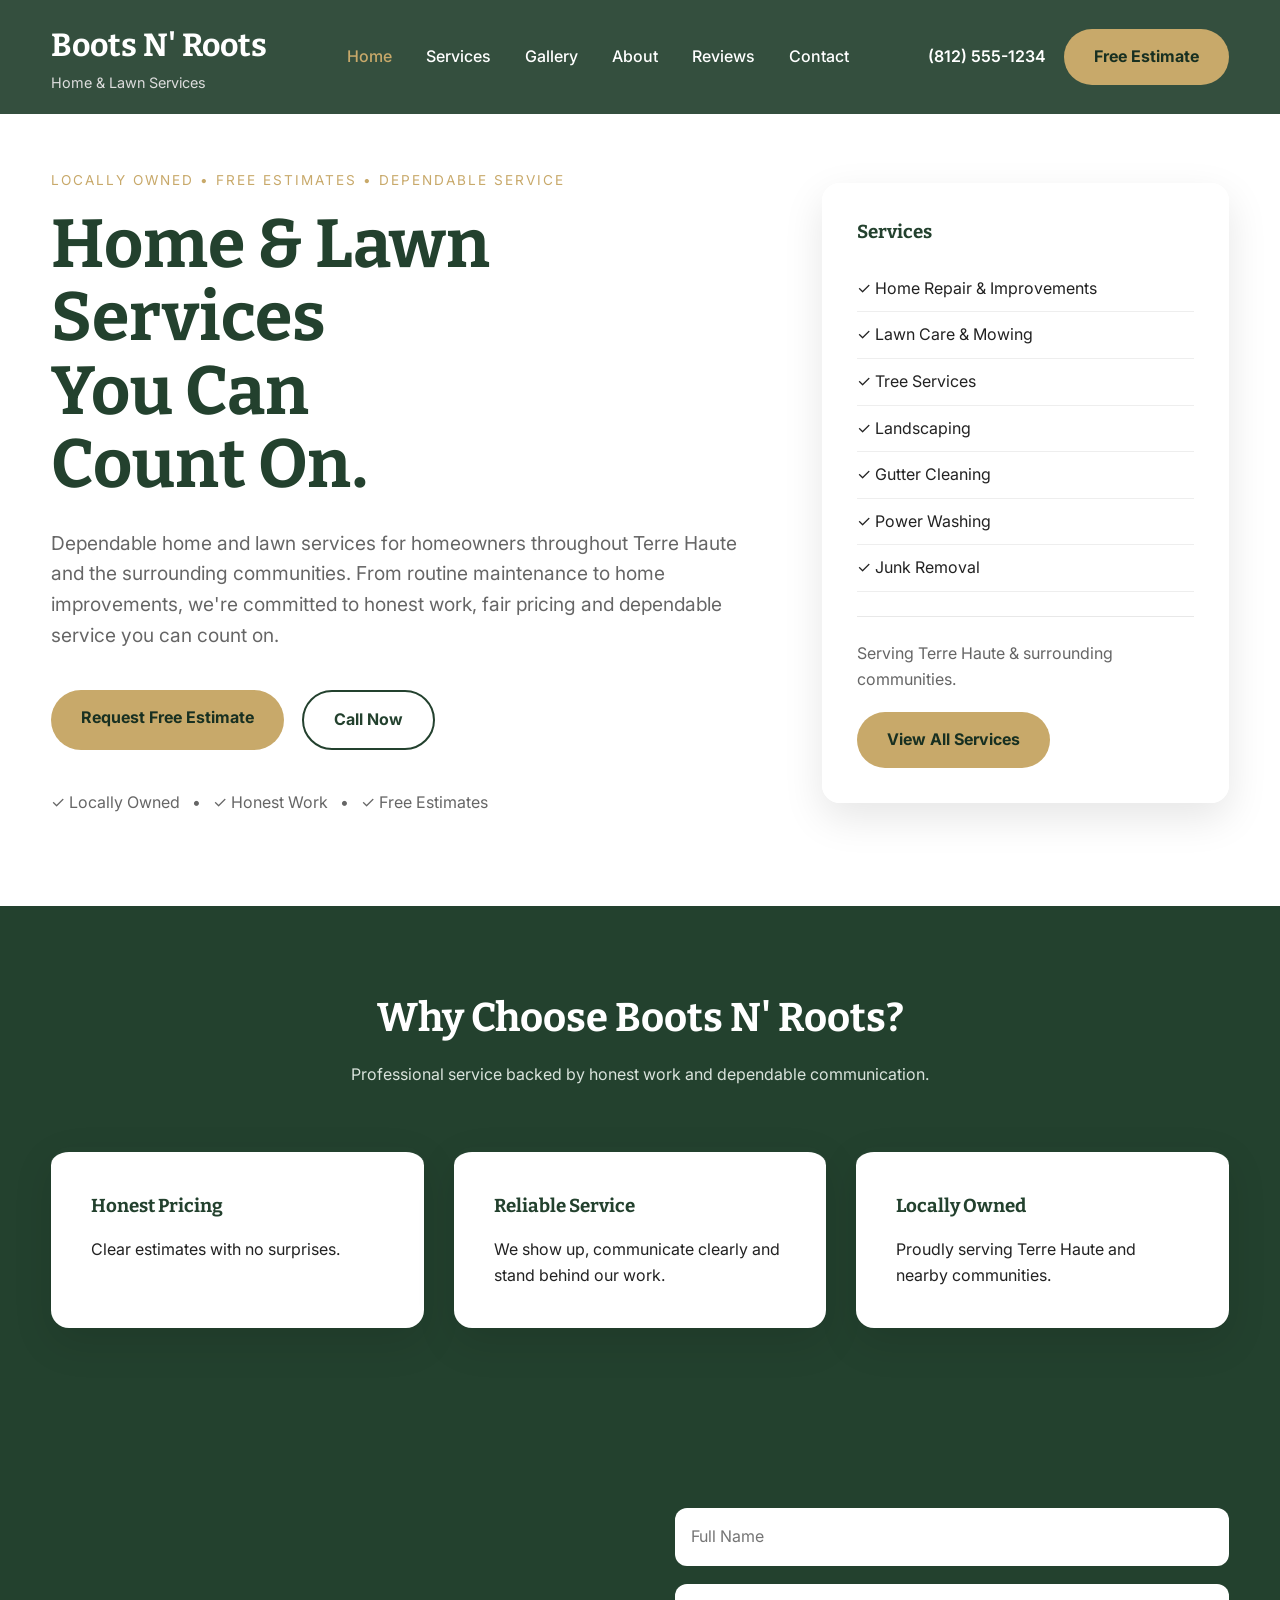
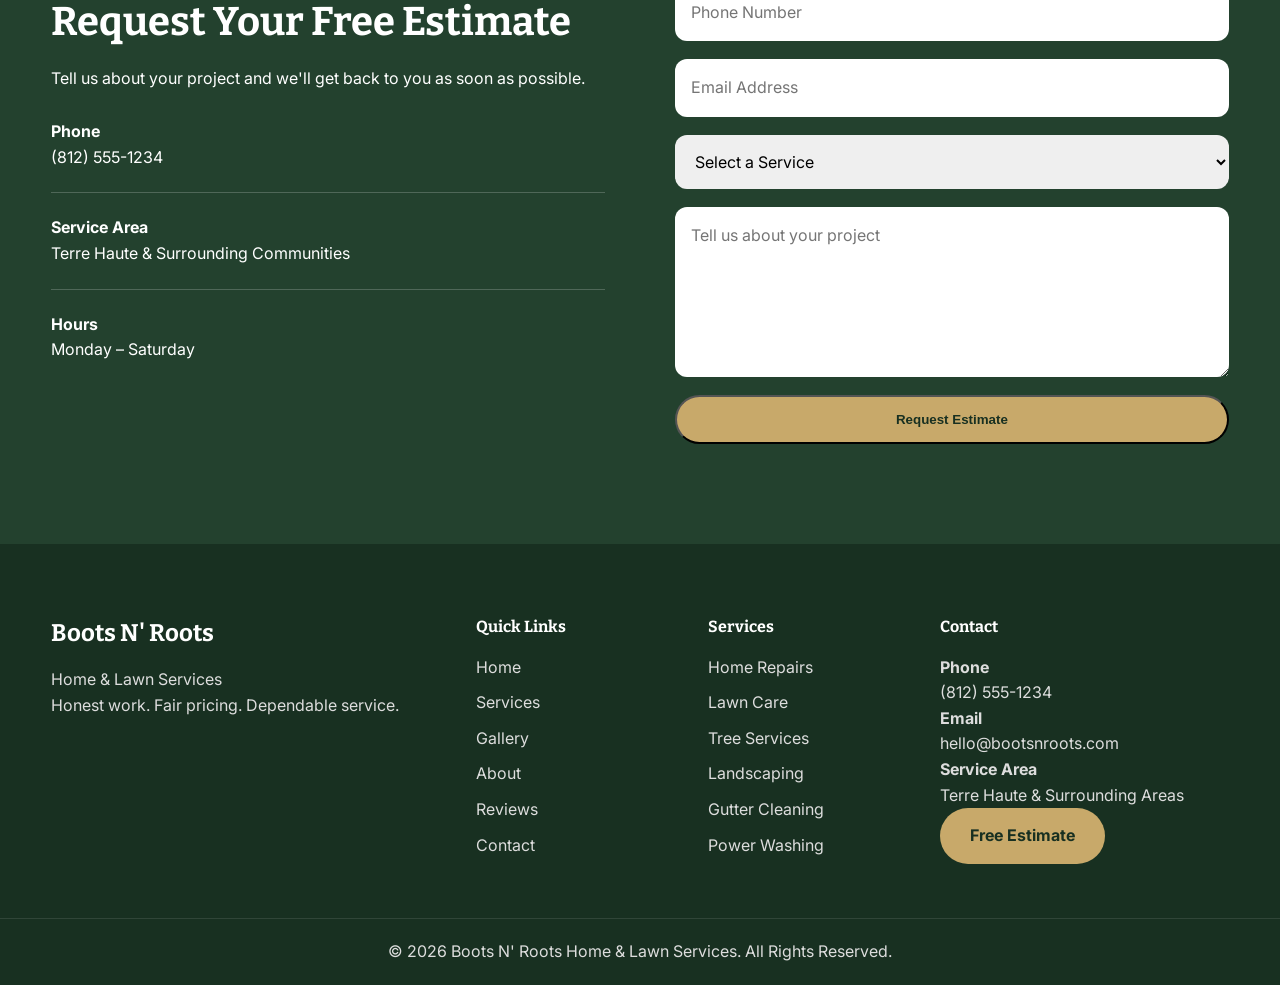
<file: index.html>
<!DOCTYPE html>
<html lang="en">
<head>
<meta charset="UTF-8">
<meta name="viewport" content="width=device-width, initial-scale=1.0">
<title>Boots N' Roots | Home & Lawn Services</title>
<link rel="preconnect" href="https://fonts.googleapis.com">
<link rel="preconnect" href="https://fonts.gstatic.com" crossorigin>
<link href="https://fonts.googleapis.com/css2?family=Bitter:wght@500;700&family=Inter:wght@300;400;500;600;700&display=swap" rel="stylesheet">
<link rel="stylesheet" href="assets/css/style.css">
</head>
<body>

<div id="navbar"></div>

<main>

<section style="padding:170px 0 90px;background:var(--light);">
<div class="container hero-grid">

<div class="hero-copy">

<p class="eyebrow">LOCALLY OWNED • FREE ESTIMATES • DEPENDABLE SERVICE</p>

<h1 style="font-family:'Bitter',serif;font-size:4.25rem;line-height:1.08;color:var(--green);margin:16px 0 26px;">
Home & Lawn<br>
Services<br>
You Can<br>
Count On.
</h1>

<p class="lead" style="color:var(--gray);max-width:720px;">
Dependable home and lawn services for homeowners throughout Terre Haute and the surrounding communities. From routine maintenance to home improvements, we're committed to honest work, fair pricing and dependable service you can count on.
</p>

<div class="hero-actions">
<a href="#contact" class="btn">Request Free Estimate</a>
<a href="tel:8125551234" class="btn btn-outline" style="color:var(--green);border-color:var(--green);">Call Now</a>
</div>

<div class="hero-trust" style="margin-top:34px;color:var(--gray);">
✓ Locally Owned &nbsp; • &nbsp;
✓ Honest Work &nbsp; • &nbsp;
✓ Free Estimates
</div>

</div>

<aside class="hero-card">
<h3>Services</h3>

<ul class="service-list">
<li>✓ Home Repair & Improvements</li>
<li>✓ Lawn Care & Mowing</li>
<li>✓ Tree Services</li>
<li>✓ Landscaping</li>
<li>✓ Gutter Cleaning</li>
<li>✓ Power Washing</li>
<li>✓ Junk Removal</li>
</ul>

<hr style="margin:24px 0;border:none;border-top:1px solid #e8e8e8;">

<p style="color:#666;margin-bottom:20px;">
Serving Terre Haute & surrounding communities.
</p>

<a href="services.html" class="btn">View All Services</a>
</aside>

</div>
</section>

<section style="padding:80px 0;background:var(--green);">
<div class="container">

<div class="section-heading">
<h2 style="color:#fff;font-family:'Bitter',serif;">Why Choose Boots N' Roots?</h2>
<p style="color:#d9e3dc;">Professional service backed by honest work and dependable communication.</p>
</div>

<div class="service-grid">

<article class="service-card">
<h3>Honest Pricing</h3>
<p>Clear estimates with no surprises.</p>
</article>

<article class="service-card">
<h3>Reliable Service</h3>
<p>We show up, communicate clearly and stand behind our work.</p>
</article>

<article class="service-card">
<h3>Locally Owned</h3>
<p>Proudly serving Terre Haute and nearby communities.</p>
</article>

</div>

</div>
</section>

<section id="contact" class="contact">
<div class="container split">

<div>
<h2 style="font-family:'Bitter',serif;">Request Your Free Estimate</h2>
<p style="margin-bottom:28px;">Tell us about your project and we'll get back to you as soon as possible.</p>

<p><strong>Phone</strong><br>(812) 555-1234</p>
<hr style="margin:22px 0;border:none;border-top:1px solid rgba(255,255,255,.2);">
<p><strong>Service Area</strong><br>Terre Haute & Surrounding Communities</p>
<hr style="margin:22px 0;border:none;border-top:1px solid rgba(255,255,255,.2);">
<p><strong>Hours</strong><br>Monday – Saturday</p>
</div>

<form>
<input type="text" placeholder="Full Name">
<input type="tel" placeholder="Phone Number">
<input type="email" placeholder="Email Address">

<select>
<option>Select a Service</option>
<option>Home Repair</option>
<option>Lawn Care</option>
<option>Tree Services</option>
<option>Landscaping</option>
<option>Power Washing</option>
<option>Gutter Cleaning</option>
<option>Junk Removal</option>
</select>

<textarea placeholder="Tell us about your project"></textarea>
<button class="btn" type="submit">Request Estimate</button>
</form>

</div>
</section>

</main>

<div id="footer"></div>

<script src="assets/js/app.js"></script>
</body>
</html>
</file>
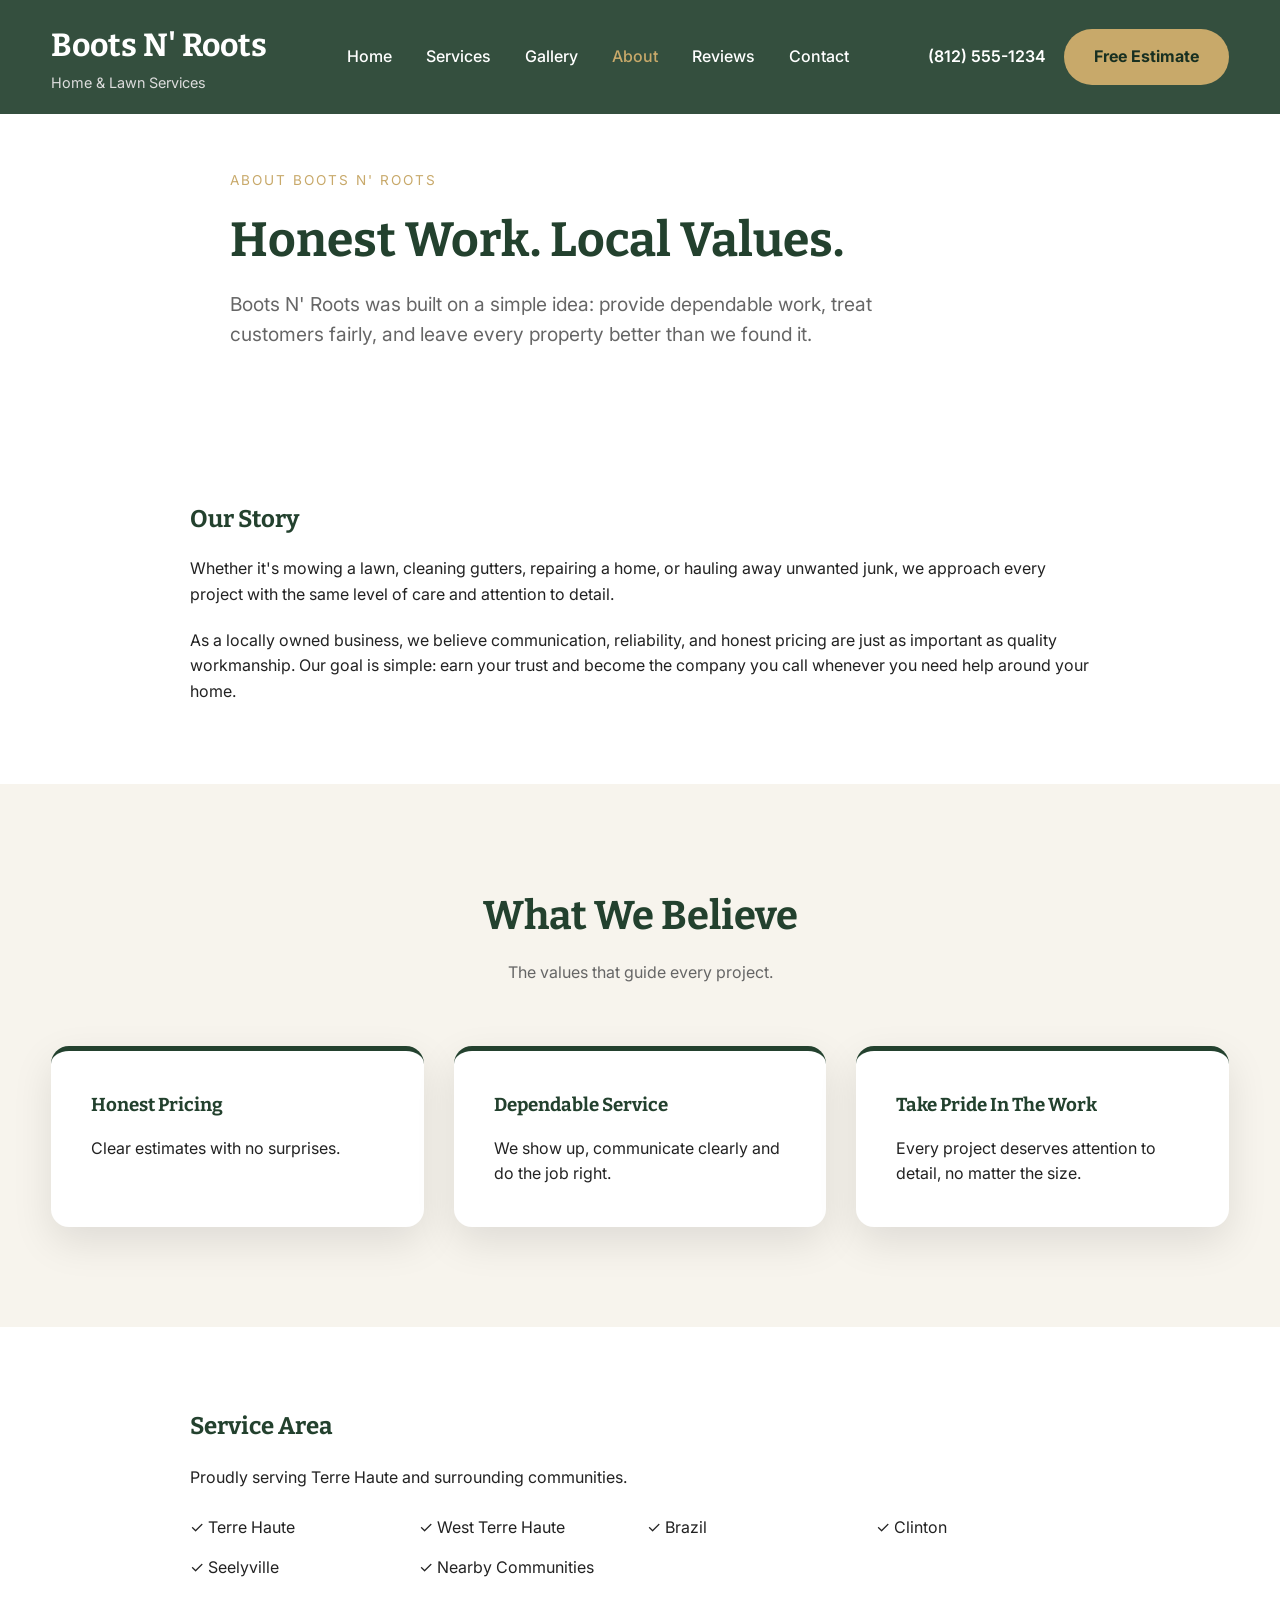
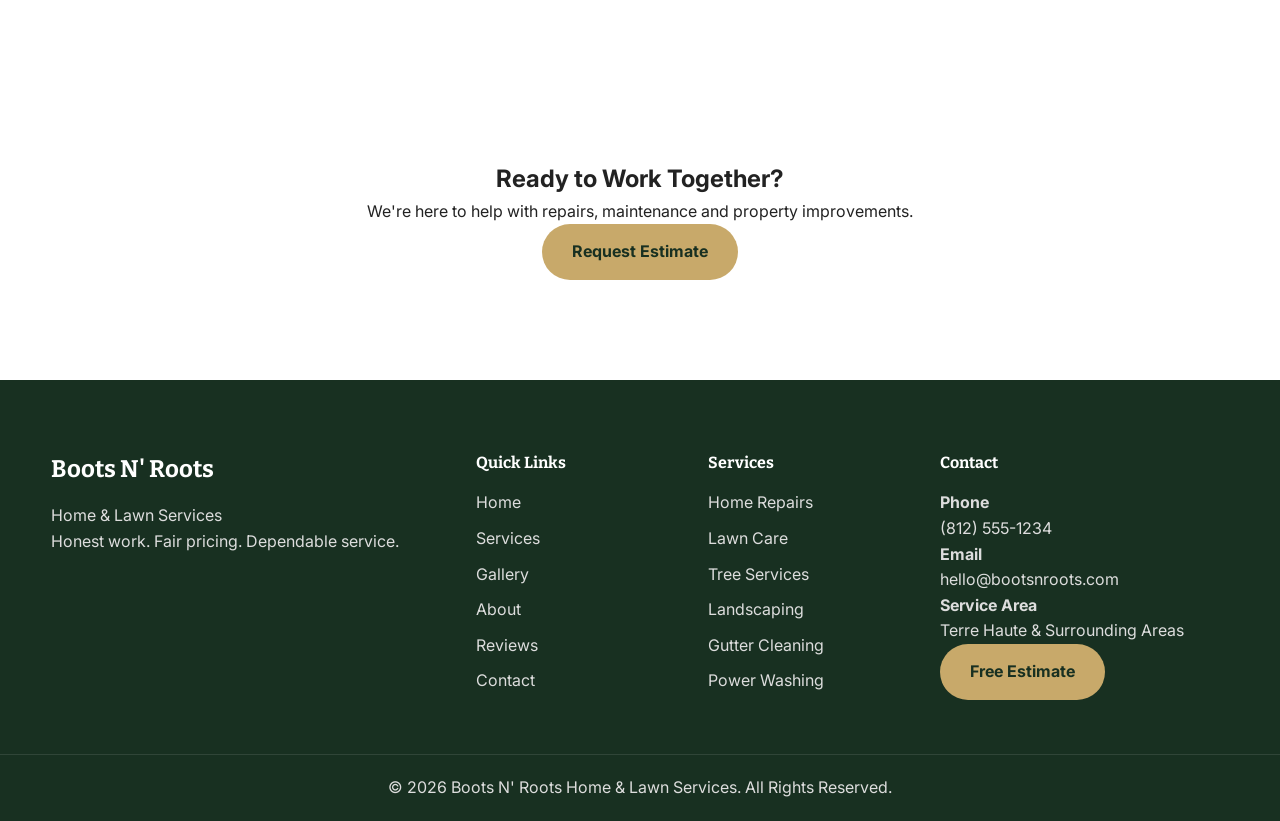
<file: about.html>
<!DOCTYPE html>
<html lang="en">
<head>
<meta charset="UTF-8">
<meta name="viewport" content="width=device-width, initial-scale=1.0">
<title>About | Boots N' Roots</title>
<link rel="preconnect" href="https://fonts.googleapis.com">
<link rel="preconnect" href="https://fonts.gstatic.com" crossorigin>
<link href="https://fonts.googleapis.com/css2?family=Bitter:wght@500;700&family=Inter:wght@300;400;500;600;700&display=swap" rel="stylesheet">
<link rel="stylesheet" href="assets/css/style.css">
</head>
<body>

<div id="navbar"></div>

<main>

<section style="padding:170px 0 70px;background:var(--light);">
  <div class="container" style="max-width:820px;">
    <p class="eyebrow">ABOUT BOOTS N' ROOTS</p>
    <h1 style="font-family:'Bitter',serif;font-size:3rem;color:var(--green);margin:10px 0;">
      Honest Work. Local Values.
    </h1>
    <p class="lead" style="color:var(--gray);max-width:720px;">
      Boots N' Roots was built on a simple idea: provide dependable work, treat customers fairly, and leave every property better than we found it.
    </p>
  </div>
</section>

<section style="padding:80px 0;">
<div class="container" style="max-width:900px;">

<h2 style="font-family:'Bitter',serif;color:var(--green);margin-bottom:18px;">Our Story</h2>

<p style="margin-bottom:20px;">
Whether it's mowing a lawn, cleaning gutters, repairing a home, or hauling away unwanted junk, we approach every project with the same level of care and attention to detail.
</p>

<p>
As a locally owned business, we believe communication, reliability, and honest pricing are just as important as quality workmanship. Our goal is simple: earn your trust and become the company you call whenever you need help around your home.
</p>

</div>
</section>

<section class="services">
<div class="container">

<div class="section-heading">
<h2>What We Believe</h2>
<p>The values that guide every project.</p>
</div>

<div class="service-grid">

<div class="service-card">
<h3>Honest Pricing</h3>
<p>Clear estimates with no surprises.</p>
</div>

<div class="service-card">
<h3>Dependable Service</h3>
<p>We show up, communicate clearly and do the job right.</p>
</div>

<div class="service-card">
<h3>Take Pride In The Work</h3>
<p>Every project deserves attention to detail, no matter the size.</p>
</div>

</div>

</div>
</section>

<section style="padding:80px 0;">
<div class="container" style="max-width:900px;">

<h2 style="font-family:'Bitter',serif;color:var(--green);margin-bottom:20px;">Service Area</h2>

<p style="margin-bottom:24px;">
Proudly serving Terre Haute and surrounding communities.
</p>

<div style="display:grid;grid-template-columns:repeat(auto-fit,minmax(180px,1fr));gap:14px;">
<div>✓ Terre Haute</div>
<div>✓ West Terre Haute</div>
<div>✓ Brazil</div>
<div>✓ Clinton</div>
<div>✓ Seelyville</div>
<div>✓ Nearby Communities</div>
</div>

</div>
</section>

<section class="cta">
<div class="container" style="text-align:center;">
<h2>Ready to Work Together?</h2>
<p>We're here to help with repairs, maintenance and property improvements.</p>
<a href="contact.html" class="btn">Request Estimate</a>
</div>
</section>

</main>

<div id="footer"></div>

<script src="assets/js/app.js"></script>

</body>
</html>
</file>
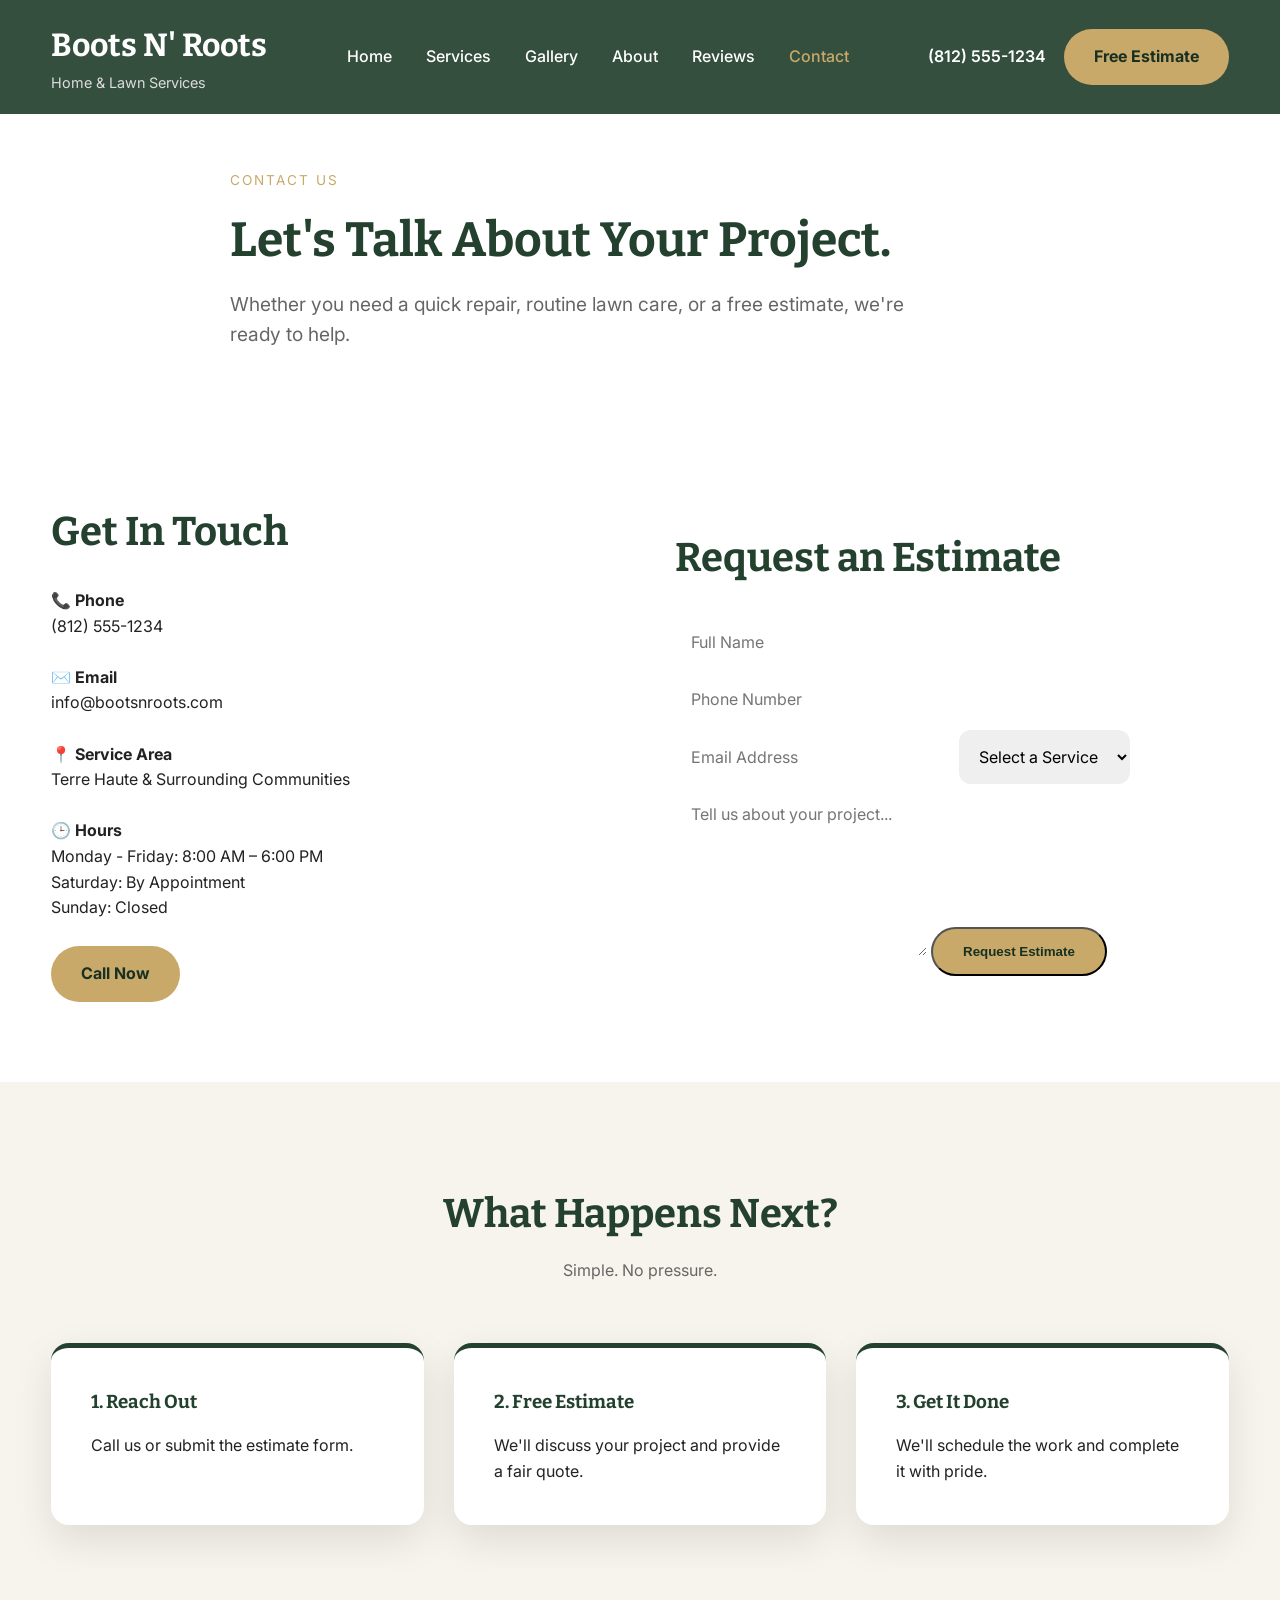
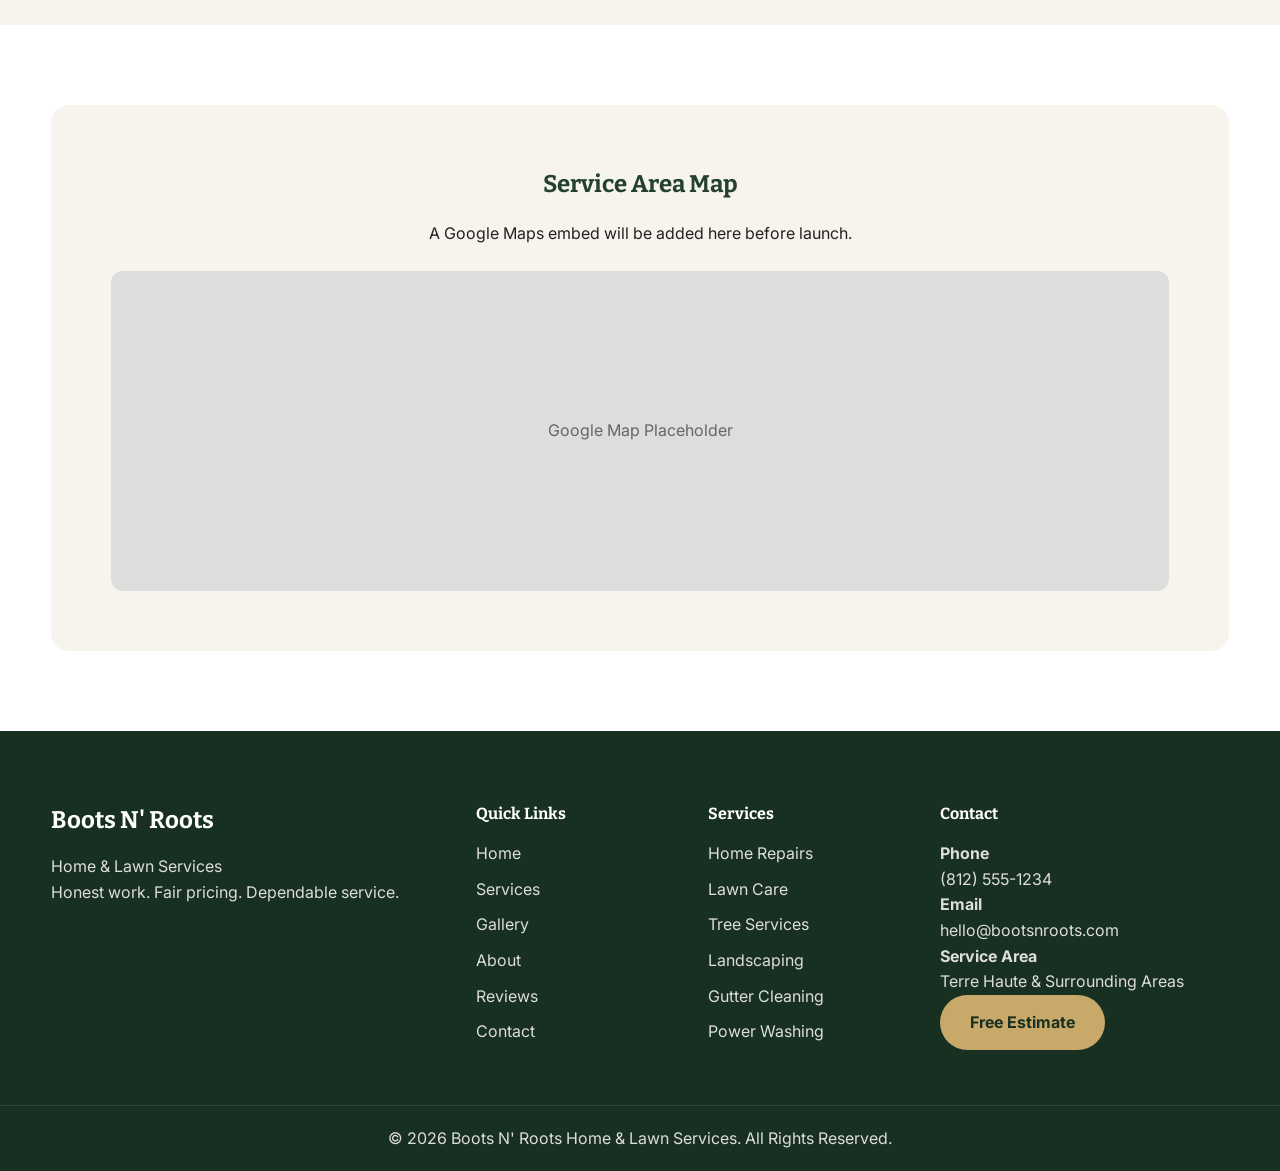
<file: contact.html>
<!DOCTYPE html>
<html lang="en">
<head>
<meta charset="UTF-8">
<meta name="viewport" content="width=device-width, initial-scale=1.0">
<title>Contact | Boots N' Roots</title>
<meta name="viewport" content="width=device-width, initial-scale=1.0">
<link rel="preconnect" href="https://fonts.googleapis.com">
<link rel="preconnect" href="https://fonts.gstatic.com" crossorigin>
<link href="https://fonts.googleapis.com/css2?family=Bitter:wght@500;700&family=Inter:wght@300;400;500;600;700&display=swap" rel="stylesheet">
<link rel="stylesheet" href="assets/css/style.css">
</head>
<body>

<div id="navbar"></div>

<main>

<section style="padding:170px 0 70px;background:var(--light);">
  <div class="container" style="max-width:820px;">
    <p class="eyebrow">CONTACT US</p>
    <h1 style="font-family:'Bitter',serif;font-size:3rem;color:var(--green);margin:10px 0;">
      Let's Talk About Your Project.
    </h1>
    <p class="lead" style="color:var(--gray);max-width:700px;">
      Whether you need a quick repair, routine lawn care, or a free estimate, we're ready to help.
    </p>
  </div>
</section>

<section style="padding:80px 0;">
<div class="container split">

<div>

<h2 style="font-family:'Bitter',serif;color:var(--green);margin-bottom:24px;">Get In Touch</h2>

<p><strong>📞 Phone</strong><br>(812) 555-1234</p>
<br>

<p><strong>✉️ Email</strong><br>info@bootsnroots.com</p>
<br>

<p><strong>📍 Service Area</strong><br>Terre Haute & Surrounding Communities</p>
<br>

<p><strong>🕒 Hours</strong><br>
Monday - Friday: 8:00 AM – 6:00 PM<br>
Saturday: By Appointment<br>
Sunday: Closed
</p>

<br>

<a class="btn" href="tel:8125551234">Call Now</a>

</div>

<div>

<h2 style="font-family:'Bitter',serif;color:var(--green);margin-bottom:24px;">Request an Estimate</h2>

<form>

<input type="text" placeholder="Full Name" required>

<input type="tel" placeholder="Phone Number" required>

<input type="email" placeholder="Email Address">

<select required>
<option value="">Select a Service</option>
<option>Home Repair</option>
<option>Lawn Care</option>
<option>Tree Services</option>
<option>Landscaping</option>
<option>Power Washing</option>
<option>Gutter Cleaning</option>
<option>Junk Removal</option>
<option>Other</option>
</select>

<textarea placeholder="Tell us about your project..."></textarea>

<button class="btn" type="submit">Request Estimate</button>

</form>

</div>

</div>
</section>

<section class="services">
<div class="container">

<div class="section-heading">
<h2>What Happens Next?</h2>
<p>Simple. No pressure.</p>
</div>

<div class="service-grid">

<div class="service-card">
<h3>1. Reach Out</h3>
<p>Call us or submit the estimate form.</p>
</div>

<div class="service-card">
<h3>2. Free Estimate</h3>
<p>We'll discuss your project and provide a fair quote.</p>
</div>

<div class="service-card">
<h3>3. Get It Done</h3>
<p>We'll schedule the work and complete it with pride.</p>
</div>

</div>

</div>
</section>

<section style="padding:80px 0;">
<div class="container">

<div style="background:var(--cream);border-radius:18px;padding:60px;text-align:center;">

<h2 style="font-family:'Bitter',serif;color:var(--green);margin-bottom:18px;">Service Area Map</h2>

<p style="margin-bottom:24px;">
A Google Maps embed will be added here before launch.
</p>

<div style="height:320px;background:#ddd;border-radius:12px;display:flex;align-items:center;justify-content:center;color:#666;">
Google Map Placeholder
</div>

</div>

</div>
</section>

</main>

<div id="footer"></div>

<script src="assets/js/app.js"></script>

</body>
</html>
</file>
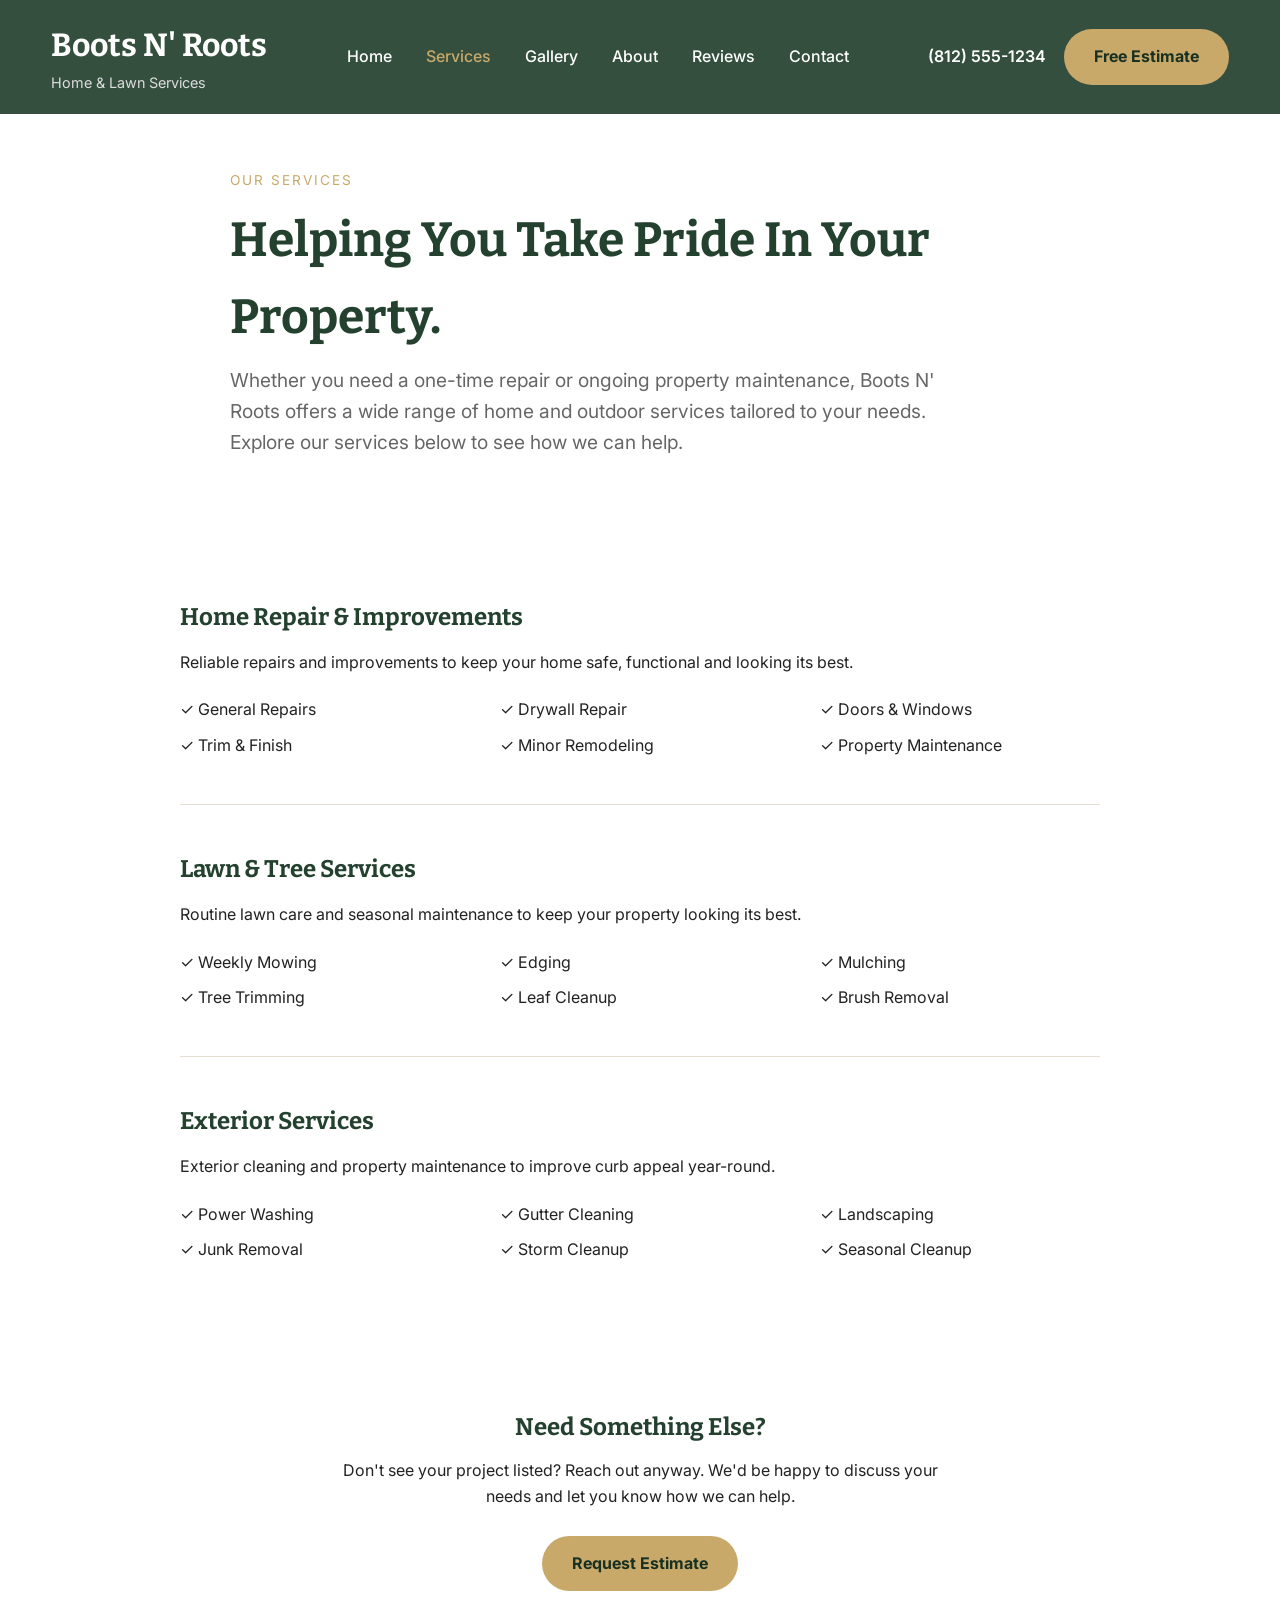
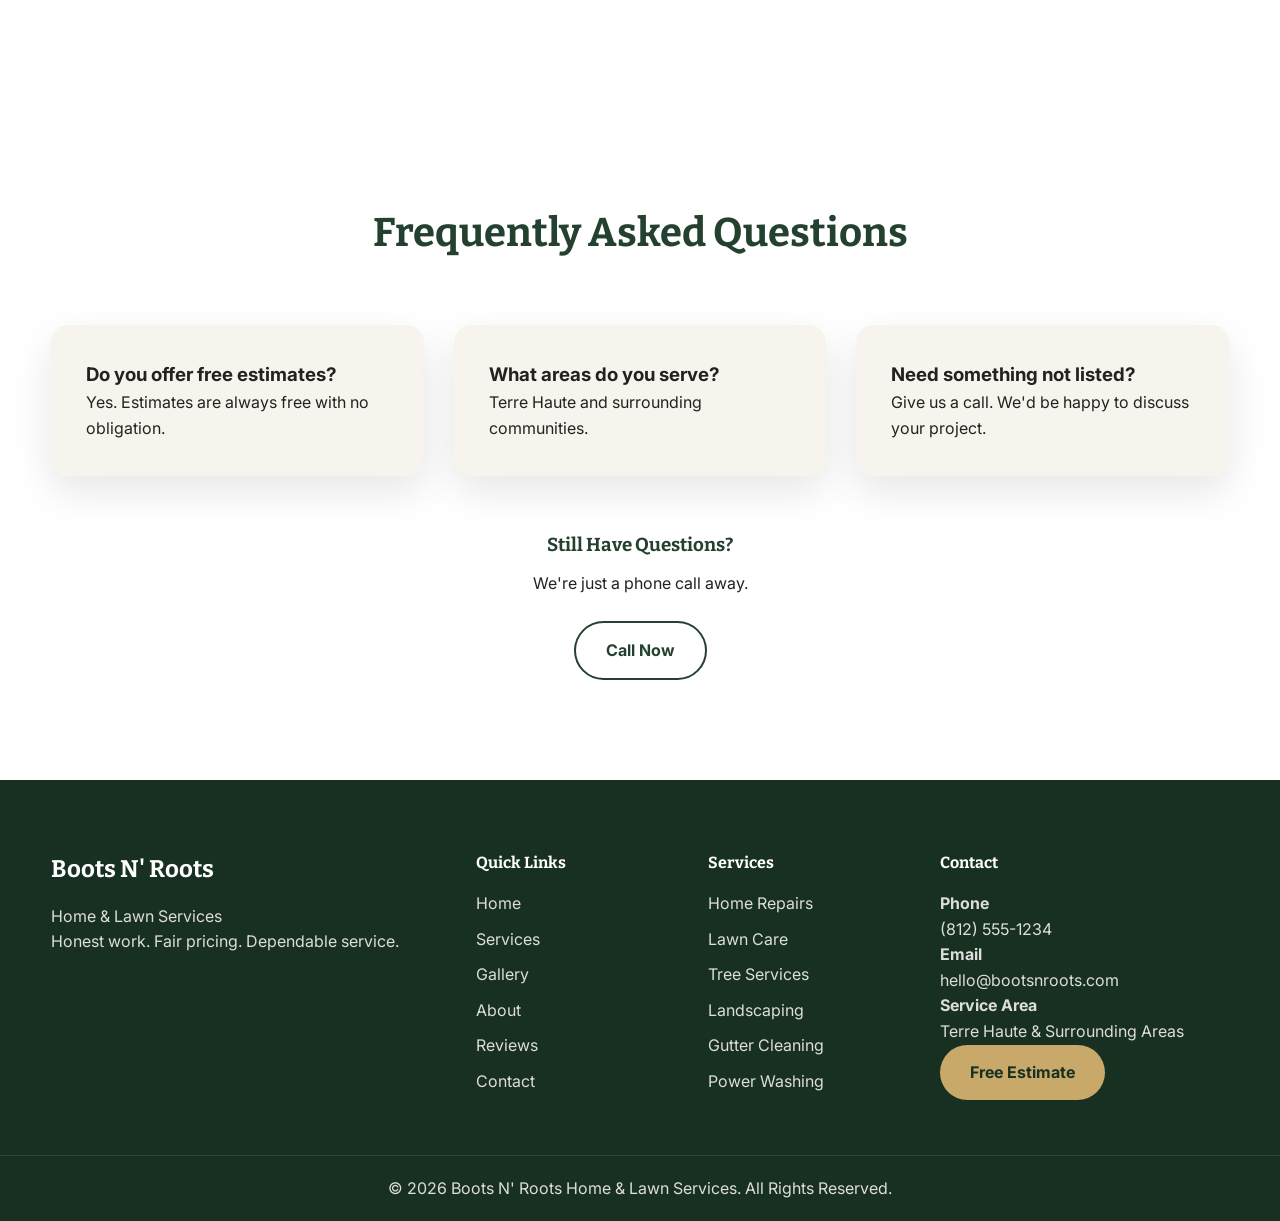
<file: services.html>
<!DOCTYPE html>
<html lang="en">
<head>
<meta charset="UTF-8">
<meta name="viewport" content="width=device-width, initial-scale=1.0">
<title>Services | Boots N' Roots</title>
<link rel="preconnect" href="https://fonts.googleapis.com">
<link rel="preconnect" href="https://fonts.gstatic.com" crossorigin>
<link href="https://fonts.googleapis.com/css2?family=Bitter:wght@500;700&family=Inter:wght@300;400;500;600;700&display=swap" rel="stylesheet">
<link rel="stylesheet" href="assets/css/style.css">
</head>
<body>

<div id="navbar"></div>

<main>

<section style="padding:170px 0 70px;background:var(--light);">
<div class="container" style="max-width:820px;">
<p class="eyebrow">OUR SERVICES</p>
<h1 style="font-family:'Bitter',serif;font-size:3rem;color:var(--green);margin:10px 0;">
Helping You Take Pride In Your Property.
</h1>
<p class="lead" style="color:var(--gray);max-width:720px;">
Whether you need a one-time repair or ongoing property maintenance, Boots N' Roots offers a wide range of home and outdoor services tailored to your needs. Explore our services below to see how we can help.
</p>
</div>
</section>

<section style="padding:70px 0;">
<div class="container" style="max-width:920px;">

<div style="padding-bottom:45px;border-bottom:1px solid #e5dfd2;">
<h2 style="font-family:'Bitter',serif;color:var(--green);margin-bottom:14px;">Home Repair & Improvements</h2>
<p style="margin-bottom:22px;">Reliable repairs and improvements to keep your home safe, functional and looking its best.</p>

<div style="display:grid;grid-template-columns:repeat(auto-fit,minmax(220px,1fr));gap:10px 40px;">
<div>✓ General Repairs</div>
<div>✓ Drywall Repair</div>
<div>✓ Doors & Windows</div>
<div>✓ Trim & Finish</div>
<div>✓ Minor Remodeling</div>
<div>✓ Property Maintenance</div>
</div>
</div>

<div style="padding:45px 0;border-bottom:1px solid #e5dfd2;">
<h2 style="font-family:'Bitter',serif;color:var(--green);margin-bottom:14px;">Lawn & Tree Services</h2>
<p style="margin-bottom:22px;">Routine lawn care and seasonal maintenance to keep your property looking its best.</p>

<div style="display:grid;grid-template-columns:repeat(auto-fit,minmax(220px,1fr));gap:10px 40px;">
<div>✓ Weekly Mowing</div>
<div>✓ Edging</div>
<div>✓ Mulching</div>
<div>✓ Tree Trimming</div>
<div>✓ Leaf Cleanup</div>
<div>✓ Brush Removal</div>
</div>
</div>

<div style="padding:45px 0;">
<h2 style="font-family:'Bitter',serif;color:var(--green);margin-bottom:14px;">Exterior Services</h2>
<p style="margin-bottom:22px;">Exterior cleaning and property maintenance to improve curb appeal year-round.</p>

<div style="display:grid;grid-template-columns:repeat(auto-fit,minmax(220px,1fr));gap:10px 40px;">
<div>✓ Power Washing</div>
<div>✓ Gutter Cleaning</div>
<div>✓ Landscaping</div>
<div>✓ Junk Removal</div>
<div>✓ Storm Cleanup</div>
<div>✓ Seasonal Cleanup</div>
</div>
</div>

<div style="margin-top:60px;padding:40px;background:var(--light);border-radius:18px;text-align:center;">
<h2 style="font-family:'Bitter',serif;color:var(--green);margin-bottom:12px;">Need Something Else?</h2>
<p style="max-width:620px;margin:0 auto 26px;">
Don't see your project listed? Reach out anyway. We'd be happy to discuss your needs and let you know how we can help.
</p>
<a href="contact.html" class="btn">Request Estimate</a>
</div>

</div>
</section>

<section class="reviews">
<div class="container">
<div class="section-heading">
<h2>Frequently Asked Questions</h2>
</div>

<div class="review-grid">

<div class="review">
<h3>Do you offer free estimates?</h3>
<p>Yes. Estimates are always free with no obligation.</p>
</div>

<div class="review">
<h3>What areas do you serve?</h3>
<p>Terre Haute and surrounding communities.</p>
</div>

<div class="review">
<h3>Need something not listed?</h3>
<p>Give us a call. We'd be happy to discuss your project.</p>
</div>

</div>

<div style="text-align:center;margin-top:55px;">
<h3 style="font-family:'Bitter',serif;color:var(--green);margin-bottom:10px;">Still Have Questions?</h3>
<p style="margin-bottom:24px;">We're just a phone call away.</p>
<a href="tel:8125551234" class="btn btn-outline" style="color:var(--green);border-color:var(--green);">Call Now</a>
</div>

</div>
</section>

</main>

<div id="footer"></div>

<script src="assets/js/app.js"></script>

</body>
</html>
</file>
<file: assets/css/style.css>
/* Boots N' Roots - Production CSS v2 */
/* Replace your existing style.css with this file */

:root{
--green:#23412E;
--green-dark:#183021;
--green-light:#2e5940;
--tan:#C8A96A;
--cream:#F7F4ED;
--white:#fff;
--dark:#222;
--gray:#666;
--radius:18px;
--shadow:0 15px 40px rgba(0,0,0,.10);
--max-width:1200px;
}

*{margin:0;padding:0;box-sizing:border-box}
html{scroll-behavior:smooth}
body{font-family:'Inter',sans-serif;color:var(--dark);background:var(--white);line-height:1.6}
img{display:block;max-width:100%}
a{text-decoration:none;color:inherit}
ul{list-style:none}

.container{width:min(var(--max-width),92%);margin:auto}
section{padding:100px 0}

.btn{
display:inline-block;
padding:15px 30px;
border-radius:999px;
background:var(--tan);
color:var(--green-dark);
font-weight:700;
transition:.25s;
}
.btn:hover{transform:translateY(-3px);box-shadow:var(--shadow)}
.btn-outline{background:transparent;border:2px solid #fff;color:#fff}

#navbar{
position:fixed;
top:0;
left:0;
width:100%;
z-index:1000;
background:rgba(35,65,46,.92);
backdrop-filter:blur(10px);
}

.navbar{
display:flex;
justify-content:space-between;
align-items:center;
padding:20px 0;
}

.brand h1{
font-family:'Bitter',serif;
font-size:2rem;
color:#fff;
}
.brand span{display:block;color:#ddd;font-size:.9rem}

.nav-links{
display:flex;
gap:34px;
align-items:center;
}

.nav-links a{
color:#fff;
font-weight:500;
padding:6px 0;
transition:.25s;
}

.nav-links a:hover,
.nav-links a.active{
color:var(--tan);
}

.nav-actions{
display:flex;
align-items:center;
gap:18px;
}

.phone-link{
color:#fff;
font-weight:600;
}

.menu-toggle{
display:none;
background:none;
border:none;
cursor:pointer;
}

.menu-toggle span{
display:block;
width:28px;
height:3px;
margin:5px 0;
background:#fff;
border-radius:999px;
transition:.3s;
}

.hero{
min-height:100vh;
display:flex;
align-items:center;
background:url("../images/hero.jpg") center/cover no-repeat;
position:relative;
}

.hero-overlay{
position:absolute;
inset:0;
background:rgba(0,0,0,.45);
}

.hero-grid{
position:relative;
z-index:2;
display:grid;
grid-template-columns:1.4fr .8fr;
gap:60px;
align-items:center;
}

.hero-copy h2{
font-family:'Bitter',serif;
font-size:clamp(3rem,5vw,5rem);
line-height:1.05;
color:#fff;
margin:20px 0;
}

.eyebrow{color:var(--tan);letter-spacing:2px;font-size:.85rem}
.lead{color:#eee;font-size:1.2rem;max-width:620px}
.hero-actions{display:flex;gap:18px;margin:40px 0;flex-wrap:wrap}
.hero-trust{color:#eee;margin-top:10px}

.hero-card{
background:rgba(255,255,255,.94);
backdrop-filter:blur(10px);
padding:35px;
border-radius:var(--radius);
box-shadow:var(--shadow);
}

.hero-card h3{
font-family:'Bitter',serif;
color:var(--green);
margin-bottom:18px;
}

.service-list li{padding:10px 0;border-bottom:1px solid #eee}

.section-heading{text-align:center;margin-bottom:60px}
.section-heading h2,.split h2{
font-family:'Bitter',serif;
font-size:2.5rem;
color:var(--green);
margin-bottom:12px;
}
.section-heading p{color:var(--gray)}

.services{background:var(--cream)}

.service-grid{
display:grid;
grid-template-columns:repeat(3,1fr);
gap:30px;
}

.service-card{
background:#fff;
padding:40px;
border-radius:var(--radius);
box-shadow:var(--shadow);
border-top:5px solid var(--green);
}

.service-card h3{
font-family:'Bitter',serif;
margin-bottom:15px;
color:var(--green);
}

.split{
display:grid;
grid-template-columns:1fr 1fr;
gap:70px;
align-items:center;
}

.image-placeholder img{
border-radius:var(--radius);
box-shadow:var(--shadow);
}

.check-list li{margin:12px 0}

.reviews{background:#fff}
.review-grid{
display:grid;
grid-template-columns:repeat(3,1fr);
gap:30px;
}
.review{
background:var(--cream);
padding:35px;
border-radius:var(--radius);
box-shadow:var(--shadow);
}
.stars{color:#d6a500;font-size:1.2rem;margin-bottom:15px}

.contact{
background:var(--green);
color:#fff;
}
.contact h2{color:#fff}
.contact form{
display:grid;
gap:18px;
}
input,select,textarea{
padding:16px;
border:none;
border-radius:12px;
font:inherit;
}
textarea{min-height:170px;resize:vertical}

.site-footer{
background:var(--green-dark);
color:#ddd;
padding-top:70px;
}
.footer-grid{
display:grid;
grid-template-columns:2fr 1fr 1fr 1.5fr;
gap:40px;
padding-bottom:50px;
}
.site-footer h2,.site-footer h4{
color:#fff;
font-family:'Bitter',serif;
margin-bottom:15px;
}
.footer-links li,.footer-services li{margin-bottom:10px}
.footer-bottom{
border-top:1px solid rgba(255,255,255,.1);
padding:20px 0;
text-align:center;
}

@media(max-width:900px){

.navbar{position:relative}
.menu-toggle{display:block}

.nav-links{
display:none;
position:absolute;
top:100%;
left:0;
width:100%;
background:var(--green);
flex-direction:column;
gap:0;
}

.nav-links.show{display:flex}

.nav-links a{
display:block;
padding:18px 24px;
}

.nav-actions{display:none}

.hero-grid,
.split,
.service-grid,
.review-grid,
.footer-grid{
grid-template-columns:1fr;
}

.hero{padding-top:120px}
.hero-actions{flex-direction:column}
.btn{width:100%;text-align:center}
section{padding:70px 0}

}
</file>
